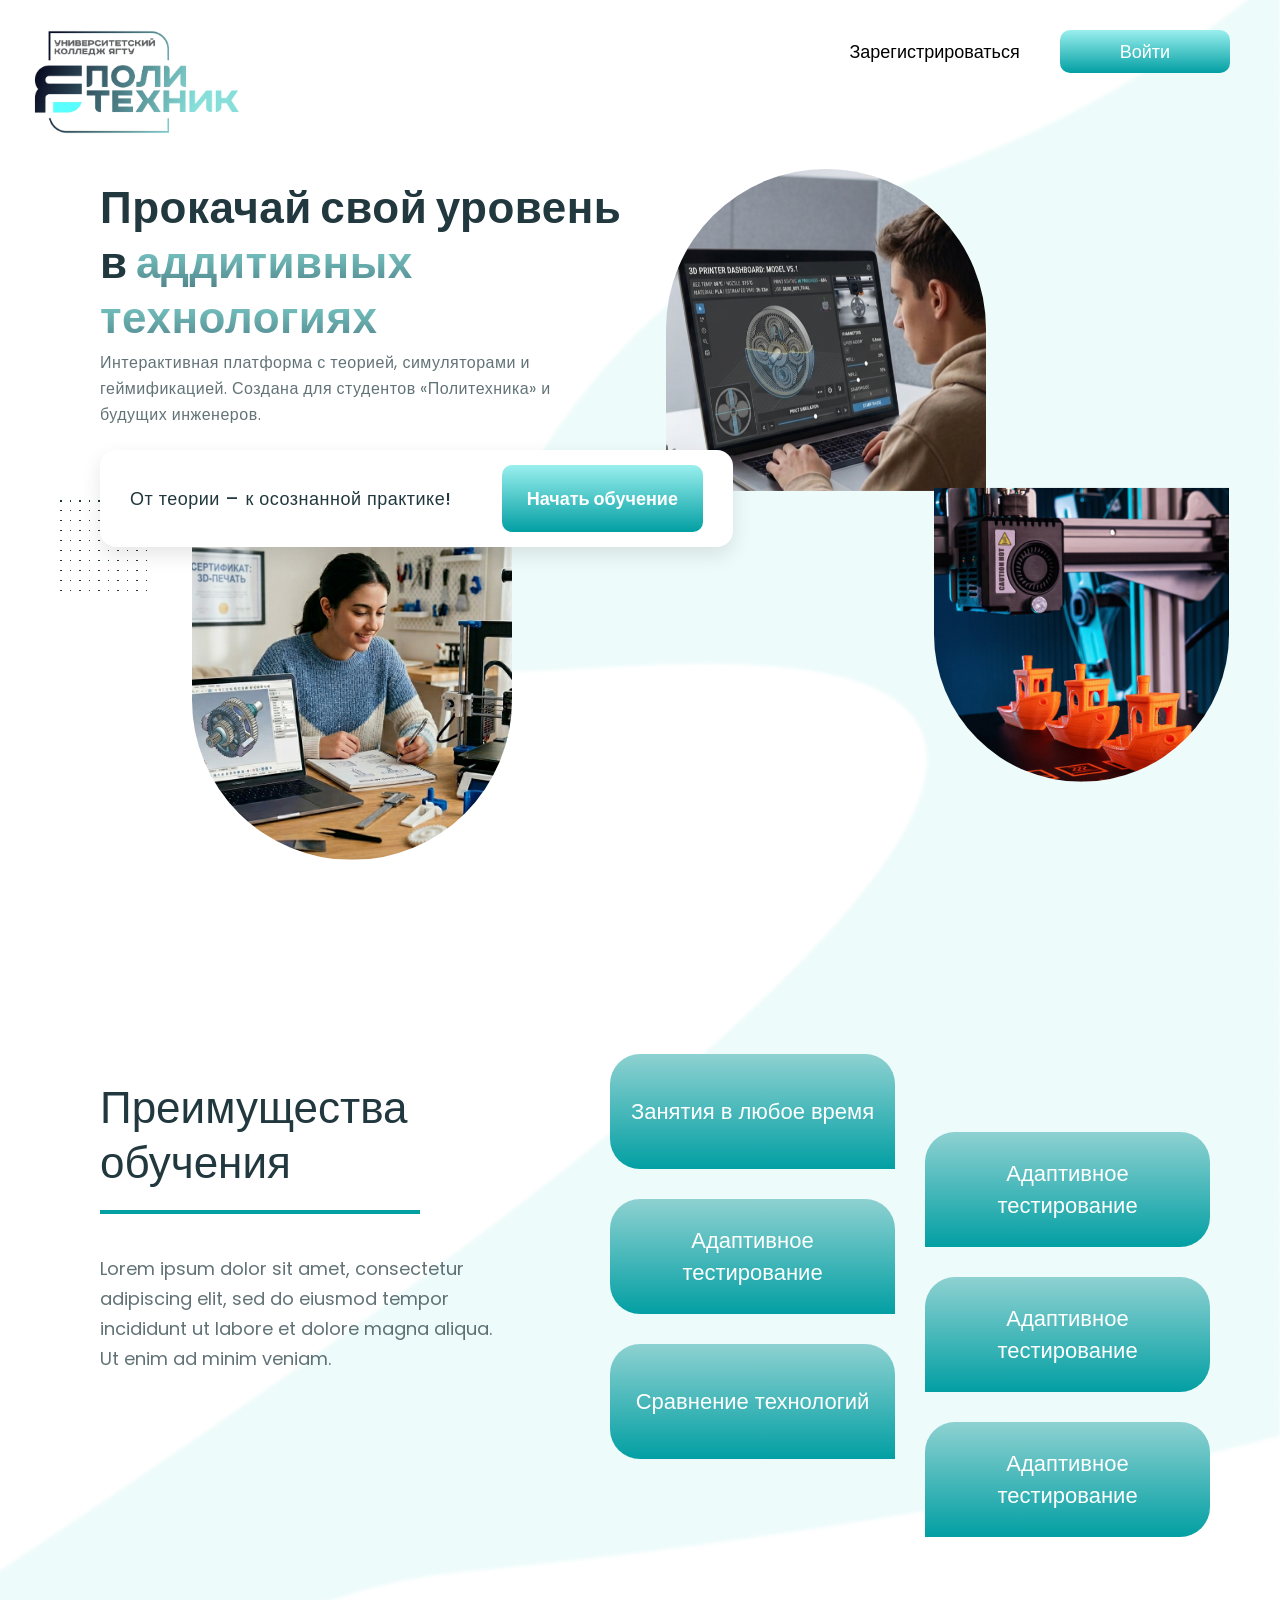
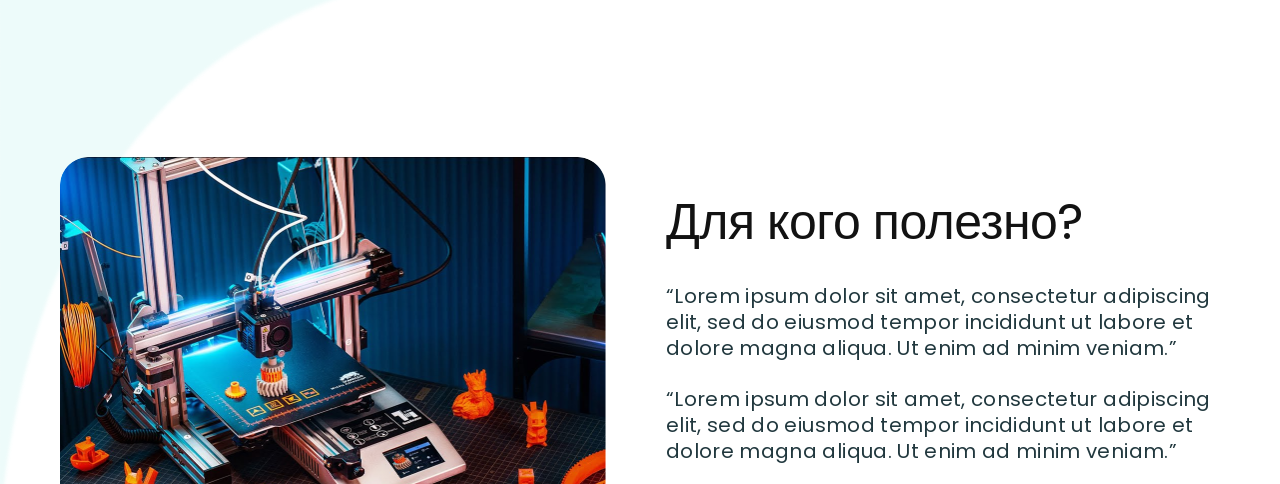
<file: Pages/index.html>
<!DOCTYPE html>
<html lang="ru">
<head>
    <meta charset="UTF-8">
    <meta name="viewport" content="width=device-width, initial-scale=1.0, user-scalable=no">
    <title>Главная | Аддитивные технологии</title>
    <link rel="stylesheet" href="index.css">
    <link href="https://fonts.googleapis.com/css2?family=Poppins:wght@400;500;600;700;800;900&display=swap" rel="stylesheet">
</head>
<body>
   <div class="page-container">
    
    <div class="logo">
        <img src="/Pages/img/logo.png" alt="Логотип">
    </div>
    
   <div class="auth-buttons">
        <a href="register.html" class="register-link">Зарегистрироваться</a>
        <a href="login.html" class="login-link">Войти</a>
    </div>

    <div class="auth-vector">
        <img src="/Pages/img/vector_index.png" alt="vector">
    </div>
    
    <div class="content">
        <div class="hero-title">
            Прокачай свой уровень <br>
            в <span class="gradient-text">аддитивных<br> технологиях</span>
        </div>
        
        <div class="hero-subtitle">
            Интерактивная платформа с теорией, симуляторами и геймификацией. Создана для студентов «Политехника» и будущих инженеров.
        </div>
        
        <div class="hero-card">
            <div class="hero-text">
                От теории – к осознанной практике!
            </div>
            <button class="start-btn">Начать обучение</button>
        </div>
    </div>

    <div class="images-block">
        <div class="image-1">
            <img src="/Pages/img/photo2.png" alt="3D печать 1">
        </div>
        <div class="image-2">
            <img src="/Pages/img/photo3.png" alt="3D печать 2">
        </div>
        <div class="image-3">
            <img src="/Pages/img/photo4.png" alt="3D печать 3">
        </div>
    </div>

    <!-- Блок преимуществ -->
    <div class="advantages-section">
        <h2 class="advantages-title">Преимущества<br>обучения</h2>
        <div class="title-line"></div>
        <div class="advantages-quote">
            <p>Lorem ipsum dolor sit amet, consectetur adipiscing elit, sed do eiusmod tempor incididunt ut labore et dolore magna aliqua. Ut enim ad minim veniam.</p>
        </div>
    </div>

    <!-- Элементы в шахматном порядке -->
    <div class="chess-block">
        <div class="chess-column-left">
            <div class="chess-left">
                <span>Занятия в любое время</span>
            </div>
            <div class="chess-left">
                <span>Адаптивное тестирование</span>
            </div>
            <div class="chess-left">
                <span>Сравнение технологий</span>
            </div>
        </div>
        
        <div class="chess-column-right">
            <div class="chess-right">
                <span>Адаптивное тестирование</span>
            </div>
            <div class="chess-right">
                <span>Адаптивное тестирование</span>
            </div>
            <div class="chess-right">
                <span>Адаптивное тестирование</span>
            </div>
        </div>
    </div>
    <!-- Блок "Для кого полезно?" -->
    <div class="useful-section">
        <div class="useful-image">
            <img src="/Pages/img/photo5.png" alt="Для кого полезно">
        </div>
        <div class="useful-content">
            <h2 class="useful-title">Для кого полезно?</h2>
            <div class="useful-text">
                <p>“Lorem ipsum dolor sit amet, consectetur adipiscing elit, sed do eiusmod tempor incididunt ut labore et dolore magna aliqua. Ut enim ad minim veniam.”</p>
                <p class="useful-text-second">“Lorem ipsum dolor sit amet, consectetur adipiscing elit, sed do eiusmod tempor incididunt ut labore et dolore magna aliqua. Ut enim ad minim veniam.”</p>
            </div>
        </div>
    </div>
    <!-- Блок сферы применения -->
    <div class="applications-section">
        <h2 class="applications-title">Сферы применения</h2>
        <div class="applications-grid">
            <div class="app-row">
                <button class="app-btn">Группа 1</button>
                <button class="app-btn">Группа 2</button>
                <button class="app-btn">Группа 3</button>
            </div>
            <div class="app-row">
                <button class="app-btn">Группа 4</button>
                <button class="app-btn">Группа 5</button>
            </div>
        </div>
    </div>
<!-- Блок программы обучения с курсами -->
<div class="program-courses-wrapper">
    <div class="bg-vector">
        <img src="/Pages/img/vector_index2.png" alt="фон">
    </div>
    
    <!-- Левая часть: Программа обучения -->
    <div class="program-left">
        <h2 class="program-title">Программа<br>обучения</h2>
        <div class="program-line"></div>
        <div class="program-quote">
            <p>“Lorem ipsum dolor sit amet, consectetur adipiscing elit, sed do eiusmod tempor incididunt ut labore et dolore magna aliqua. Ut enim ad minim veniam.”</p>
        </div>
    </div>
    
    <!-- Правая часть: Курсы -->
    <div class="courses-right">
        <div class="course-card">
            <div class="course-left">
                <span class="course-number">01</span>
                <div class="course-info">
                    <h3 class="course-title">Введение в аддитивные технологии</h3>
                    <span class="course-lessons">4 урока, 8 тестов</span>
                </div>
            </div>
            <div class="course-right">
                <button class="course-expand">+</button>
            </div>
        </div>
        <div class="course-line"></div>
        
        <div class="course-card">
            <div class="course-left">
                <span class="course-number">02</span>
                <div class="course-info">
                    <h3 class="course-title">Основы 3D-моделирования</h3>
                    <span class="course-lessons">6 уроков, 12 тестов</span>
                </div>
            </div>
            <div class="course-right">
                <button class="course-expand">+</button>
            </div>
        </div>
        <div class="course-line"></div>
        
        <div class="course-card">
            <div class="course-left">
                <span class="course-number">03</span>
                <div class="course-info">
                    <h3 class="course-title">Материалы и технологии печати</h3>
                    <span class="course-lessons">5 уроков, 10 тестов</span>
                </div>
            </div>
            <div class="course-right">
                <button class="course-expand">+</button>
            </div>
        </div>
        <div class="course-line"></div>
        
        <div class="course-card">
            <div class="course-left">
                <span class="course-number">04</span>
                <div class="course-info">
                    <h3 class="course-title">Постобработка и финиширование</h3>
                    <span class="course-lessons">4 урока, 8 тестов</span>
                </div>
            </div>
            <div class="course-right">
                <button class="course-expand">+</button>
            </div>
        </div>
        <div class="course-line"></div>
    </div>
</div>

</div>

    <script>
        function createDotOrnament() {
            const ornament = document.createElement('div');
            ornament.className = 'dot-ornament';
            
            // Создаем 100 точек (10x10)
            for (let i = 0; i < 100; i++) {
                const dot = document.createElement('div');
                dot.className = 'dot';
                ornament.appendChild(dot);
            }
            
            // Вставляем после hero-card
            const heroCard = document.querySelector('.hero-card');
            heroCard.insertAdjacentElement('afterend', ornament);
        }
        
        createDotOrnament();
    </script>

    <script>
        // Функция для создания раскрывающихся блоков
        function initCourseAccordion() {
            const expandButtons = document.querySelectorAll('.course-expand');
            
            // Для каждого курса добавляем раскрывающийся блок один раз
            expandButtons.forEach((button, index) => {
                const courseCard = button.closest('.course-card');
                
                // Создаем блок с раскрывающимся контентом один раз
                const expandableContent = document.createElement('div');
                expandableContent.className = 'course-expandable-content';
                expandableContent.innerHTML = `
                    <div class="expandable-inner">
                        <h4>Содержание курса:</h4>
                        <ul>
                            <li>Введение в тему</li>
                            <li>Основные понятия и термины</li>
                            <li>Практические задания</li>
                            <li>Итоговое тестирование</li>
                        </ul>
                        <p>После завершения курса вы получите сертификат.</p>
                    </div>
                `;
                
                // Вставляем блок после course-card
                courseCard.insertAdjacentElement('afterend', expandableContent);
                
                // Скрываем блок по умолчанию
                expandableContent.style.display = 'none';
                
                // Добавляем обработчик клика
                button.addEventListener('click', function() {
                    // Проверяем текущее состояние блока
                    const isVisible = expandableContent.style.display === 'block';
                    
                    if (isVisible) {
                        // Скрываем блок
                        expandableContent.style.display = 'none';
                        // Возвращаем кнопку в исходное положение
                        this.style.transform = 'rotate(0deg)';
                    } else {
                        // Показываем блок
                        expandableContent.style.display = 'block';
                        // Поворачиваем кнопку на 45 градусов
                        this.style.transform = 'rotate(45deg)';
                    }
                });
            });
        }
        
        // Запускаем функцию после загрузки страницы
        document.addEventListener('DOMContentLoaded', initCourseAccordion);
    </script>

<script>
    function initMobileLayout() {
        if (window.innerWidth <= 480 && window.innerHeight <= 700) {
            const content = document.querySelector('.content');
            if (content && !document.querySelector('.mobile-hero')) {
                // Получаем элементы
                const heroTitle = document.querySelector('.hero-title');
                const heroCard = document.querySelector('.hero-card');
                const image1 = document.querySelector('.image-1');
                
                if (heroTitle && heroCard && image1) {
                    // Создаём контейнер для картинки и заголовка
                    const mobileHero = document.createElement('div');
                    mobileHero.className = 'mobile-hero';
                    
                    const imageBlock = document.createElement('div');
                    imageBlock.className = 'mobile-hero-image';
                    const imgClone = image1.querySelector('img').cloneNode(true);
                    imageBlock.appendChild(imgClone);
                    
                    const titleClone = heroTitle.cloneNode(true);
                    
                    mobileHero.appendChild(imageBlock);
                    mobileHero.appendChild(titleClone);
                    
                    heroTitle.style.display = 'none';
                    image1.style.display = 'none';
                    
                    content.insertBefore(mobileHero, heroCard);
                }
            }
        }
    }
    
    document.addEventListener('DOMContentLoaded', initMobileLayout);
</script>
</body>
</html>
</file>
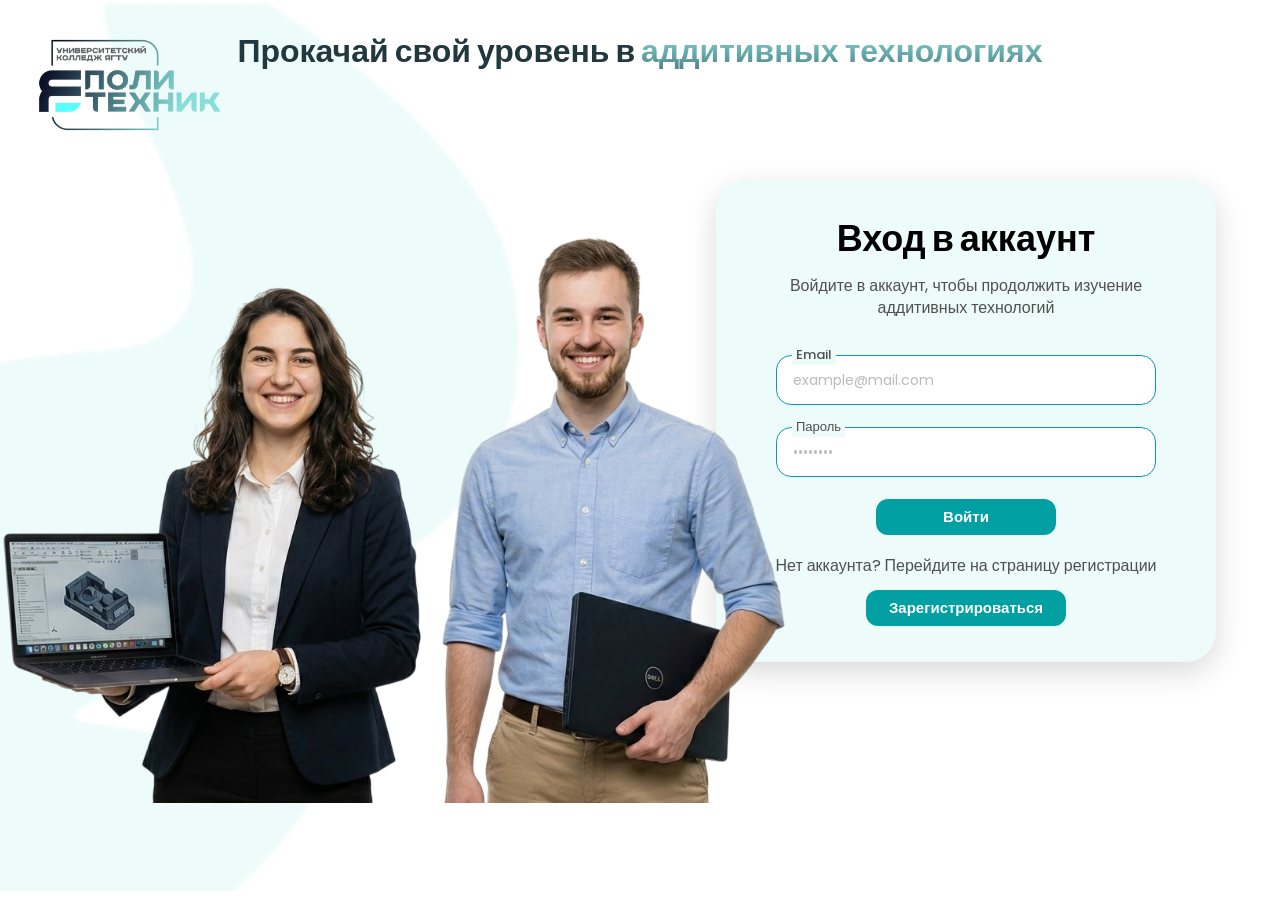
<file: Pages/login.html>
<!DOCTYPE html>
<html lang="ru">
<head>
    <meta charset="UTF-8">
    <meta name="viewport" content="width=device-width, initial-scale=1.0, user-scalable=no">
    <title>Вход | Аддитивные технологии</title>
    <link rel="stylesheet" href="login.css">
    <link href="https://fonts.googleapis.com/css2?family=Poppins:wght@400;500;600;700;800;900&display=swap" rel="stylesheet">
</head>
<body>
    <div class="page-container">
        
        <div class="vector-bg"><img src="/Pages/img/Vector1.png"></div>
        <div class="logo">
            <img src="/Pages/img/logo.png" alt="Логотип">
        </div>
        
        <div class="hero-text">
            Прокачай свой уровень в <span class="gradient-text">аддитивных технологиях</span>
        </div>
        
        <div class="main-image">
            <img src="/Pages/img/photo1.png" alt="3D печать">
        </div>
    
        <div class="login-card">
            <h1 class="login-title">Вход в аккаунт</h1>
            <p class="login-subtitle">Войдите в аккаунт, чтобы продолжить изучение аддитивных технологий</p>
            
            <div class="input-field">
                <label for="email">Email</label>
                <input type="email" id="email" name="email" placeholder="example@mail.com" autocomplete="email">
            </div>
            
            <div class="input-field">
                <label for="password">Пароль</label>
                <input type="password" id="password" name="password" placeholder="••••••••" autocomplete="current-password">
            </div>
            
            <button class="login-btn" id="loginBtn">Войти</button>
            
            <p class="register-prompt">Нет аккаунта? Перейдите на страницу регистрации</p>
            
            <button class="register-btn" id="registerBtn">Зарегистрироваться</button>
        </div>
    
    </div>
</body>
</html>
</file>
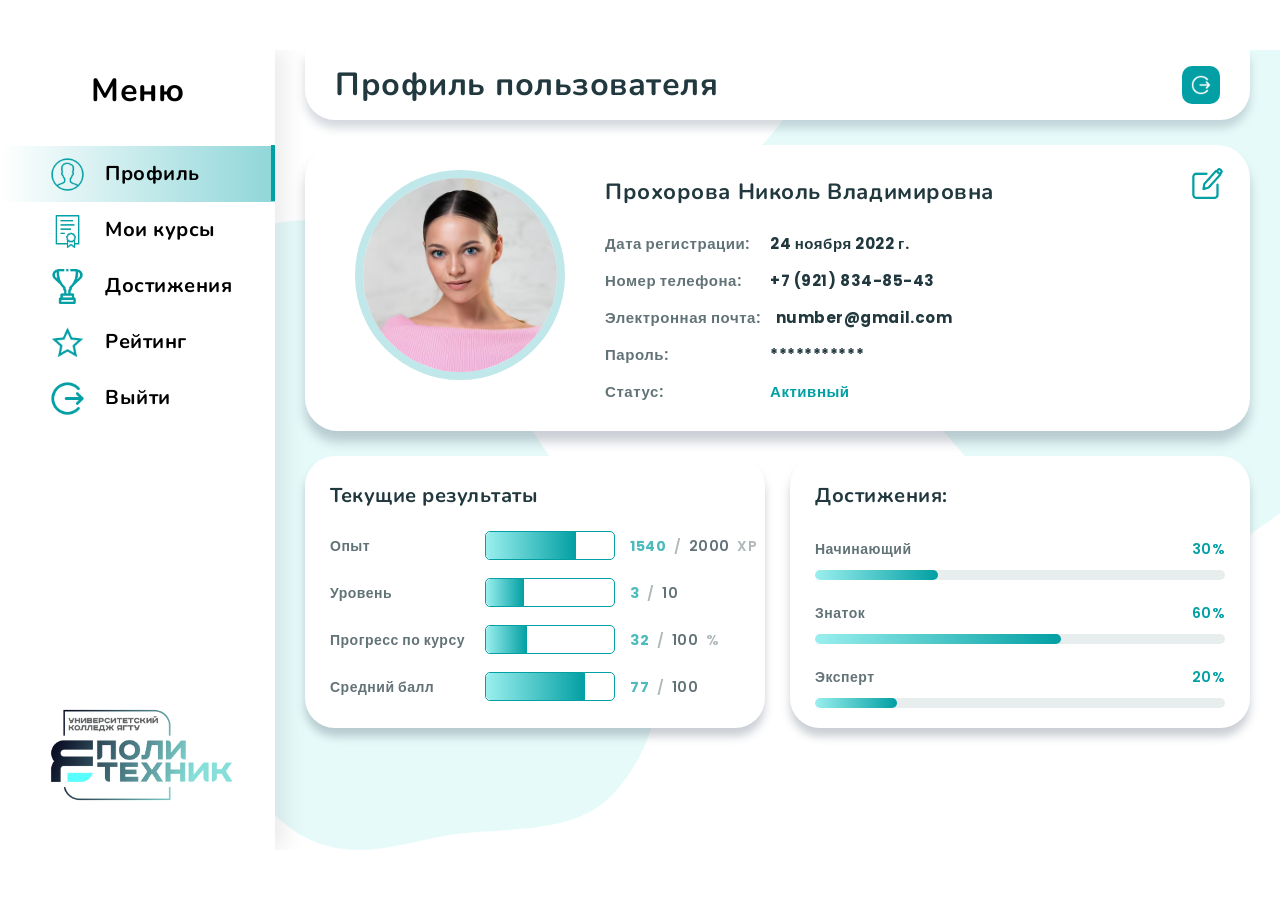
<file: Pages/profile.html>
<!DOCTYPE html>
<html lang="ru">
<head>
    <meta charset="UTF-8">
    <meta name="viewport" content="width=device-width, initial-scale=1.0, user-scalable=no">
    <title>Профиль | Аддитивные технологии</title>
    <link rel="stylesheet" href="profile.css">
    <link href="https://fonts.googleapis.com/css2?family=Poppins:wght@400;500;600;700;800;900&display=swap" rel="stylesheet">
    <link href="https://fonts.googleapis.com/css2?family=Nunito:wght@400;500;600;700;800&display=swap" rel="stylesheet">
</head>
<body>
    <div class="page-container">
        <!-- Фоновые векторы (только они с absolute) -->
        <div class="vector-bg vector-1">
            <img src="/Pages/img/vector-bg-1.png" alt="фон">
        </div>
        <div class="vector-bg vector-2">
            <img src="/Pages/img/vector-bg-2.png" alt="фон">
        </div>
        
        <!-- Боковое меню -->
        <aside class="sidebar">
            <div class="sidebar-active"></div>
            <div class="sidebar-header">
                <h2 class="menu-title">Меню</h2>
            </div>
            <nav class="sidebar-nav">
                <div class="nav-item active">
                    <img src="/Pages/img/icon/profile-icon.png" alt="Профиль" class="nav-icon">
                    <span>Профиль</span>
                </div>
                <div class="nav-item">
                    <img src="/Pages/img/icon/courses-icon.png" alt="Мои курсы" class="nav-icon">
                    <span>Мои курсы</span>
                </div>
                <div class="nav-item">
                    <img src="/Pages/img/icon/achievements-icon.png" alt="Достижения" class="nav-icon">
                    <span>Достижения</span>
                </div>
                <div class="nav-item">
                    <img src="/Pages/img/icon/rating-icon.png" alt="Рейтинг" class="nav-icon">
                    <span>Рейтинг</span>
                </div>
                <div class="nav-item">
                    <img src="/Pages/img/icon/logout-icon.png" alt="Выйти" class="nav-icon">
                    <span>Выйти</span>
                </div>
            </nav>
            <div class="sidebar-footer">
                <img src="/Pages/img/logo.png" alt="Логотип" class="footer-logo">
            </div>
        </aside>
        
        <!-- Основной контент -->
        <main class="main-content">
            <!-- Верхняя панель -->
            <div class="top-bar">
                <h1 class="page-title">Профиль пользователя</h1>
                <div class="notification-btn">
                    <img src="/Pages/img/icon/logout-icon2.png" alt="">
                </div>
            </div>
            
            <!-- Карточка профиля -->
            <div class="profile-card">
                <button class="edit-profile-btn">
                    <img src="/Pages/img/icon/edit-icon.png" alt="Редактировать профиль">
                </button>
                <div class="profile-avatar">
                    <img src="/Pages/img/photo_profile.png" alt="Аватар">
                </div>
                <div class="profile-info">
                    <h3 class="profile-name">Прохорова Николь Владимировна</h3>
                    
                    <div class="profile-details">
                        <div class="detail-row">
                            <span class="detail-label">Дата регистрации:</span>
                            <span class="detail-value">24 ноября 2022 г.</span>
                        </div>
                        <div class="detail-row">
                            <span class="detail-label">Номер телефона:</span>
                            <span class="detail-value">+7 (921) 834-85-43</span>
                        </div>
                        <div class="detail-row">
                            <span class="detail-label">Электронная почта:</span>
                            <span class="detail-value">number@gmail.com</span>
                        </div>
                        <div class="detail-row">
                            <span class="detail-label">Пароль:</span>
                            <span class="detail-value">***********</span>
                        </div>
                        <div class="detail-row">
                            <span class="detail-label">Статус:</span>
                            <span class="detail-value status-active">Активный</span>
                        </div>
                    </div>
                </div>
            </div>
            
            <!-- Нижние карточки -->
<div class="stats-row">
    <!-- Текущие результаты (слева) -->
    <div class="current-results-card">
        <h3 class="results-title">Текущие результаты</h3>
        
        <div class="results-list">
            <!-- Результат 1: Опыт -->
            <div class="result-item">
                <div class="result-label">Опыт</div>
                <div class="result-progress">
                    <div class="progress-bar-fill" style="width: 70%;"></div>
                </div>
                <div class="result-percent">
                    <span class="current-value" data-current="1540">1540</span>
                    <span class="separator">/</span>
                    <span class="max-value" data-max="2000">2000</span>
                    <span class="unit">XP</span>
                </div>
            </div>
            
            <!-- Результат 2: Уровень -->
            <div class="result-item">
                <div class="result-label">Уровень</div>
                <div class="result-progress">
                    <div class="progress-bar-fill" style="width: 30%;"></div>
                </div>
                <div class="result-percent">
                    <span class="current-value" data-current="3">3</span>
                    <span class="separator">/</span>
                    <span class="max-value" data-max="10">10</span>
                </div>
            </div>
            
            <!-- Результат 3: Прогресс по курсу -->
            <div class="result-item">
                <div class="result-label">Прогресс по курсу</div>
                <div class="result-progress">
                    <div class="progress-bar-fill" style="width: 32%;"></div>
                </div>
                <div class="result-percent">
                    <span class="current-value" data-current="32">32</span>
                    <span class="separator">/</span>
                    <span class="max-value" data-max="100">100</span>
                    <span class="unit">%</span>
                </div>
            </div>
            
            <!-- Результат 4: Средний балл -->
            <div class="result-item">
                <div class="result-label">Средний балл</div>
                <div class="result-progress">
                    <div class="progress-bar-fill" style="width: 77%;"></div>
                </div>
                <div class="result-percent">
                    <span class="current-value" data-current="77">77</span>
                    <span class="separator">/</span>
                    <span class="max-value" data-max="100">100</span>
                </div>
            </div>
        </div>
    </div>

    <!-- Достижения (справа) - теперь ОТДЕЛЬНЫЙ блок -->
    <div class="achievements-card">
        <h4 class="achievements-title">Достижения:</h4>
        <div class="achievements-list">
            <div class="achievement-item">
                <div class="achievement-info">
                    <span class="achievement-name">Начинающий</span>
                    <span class="achievement-value">30%</span>
                </div>
                <div class="achievement-progress">
                    <div class="progress-bar" style="width: 30%"></div>
                </div>
            </div>
            <div class="achievement-item">
                <div class="achievement-info">
                    <span class="achievement-name">Знаток</span>
                    <span class="achievement-value">60%</span>
                </div>
                <div class="achievement-progress">
                    <div class="progress-bar" style="width: 60%"></div>
                </div>
            </div>
            <div class="achievement-item">
                <div class="achievement-info">
                    <span class="achievement-name">Эксперт</span>
                    <span class="achievement-value">20%</span>
                </div>
                <div class="achievement-progress">
                    <div class="progress-bar" style="width: 20%"></div>
                </div>
            </div>
        </div>
    </div>
</div>
        </main>
    </div>
</body>
</html>
</file>
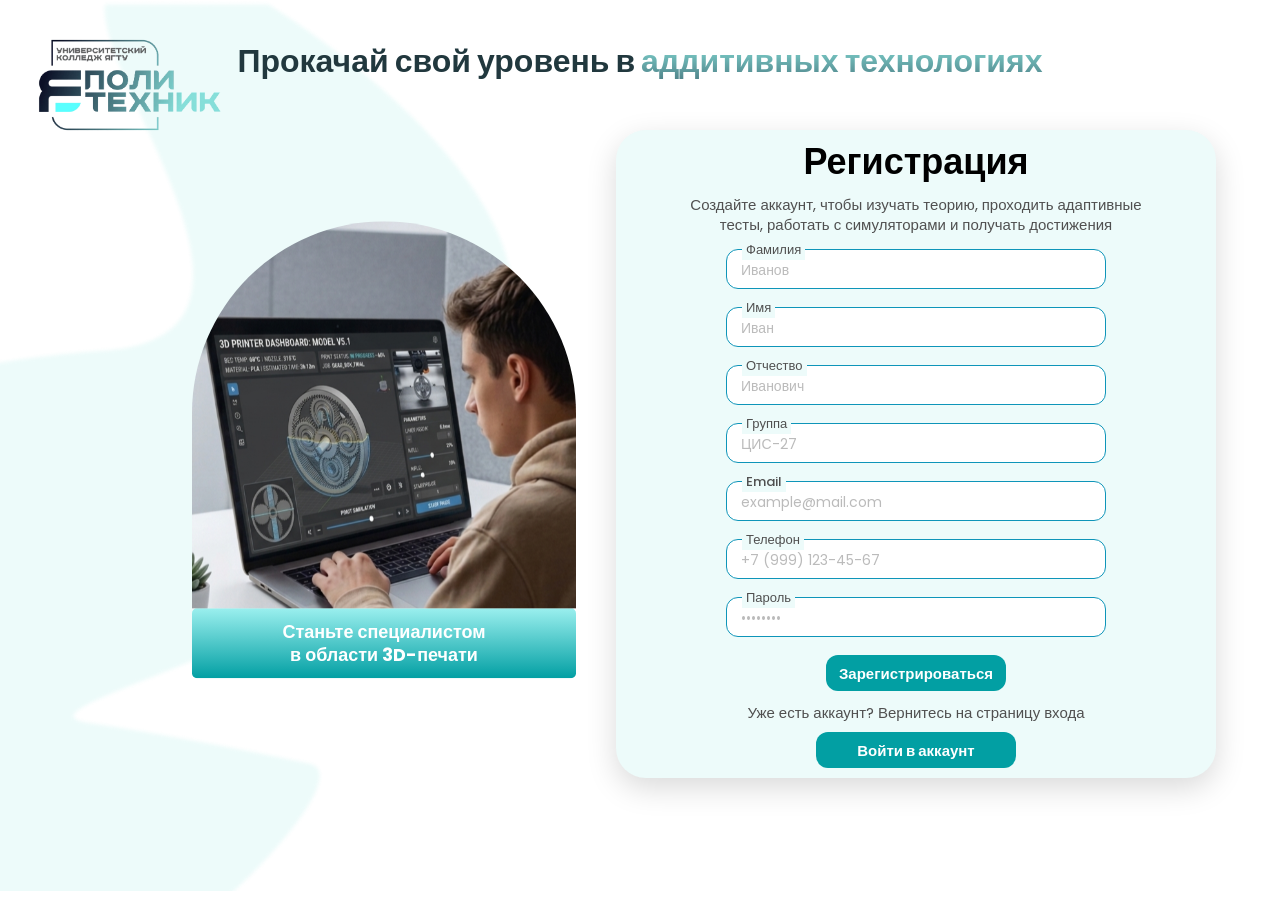
<file: Pages/register.html>
<!DOCTYPE html>
<html lang="ru">
<head>
    <meta charset="UTF-8">
    <meta name="viewport" content="width=device-width, initial-scale=1.0, user-scalable=no">
    <title>Регистрация | Аддитивные технологии</title>
    <link rel="stylesheet" href="register.css">
    <link href="https://fonts.googleapis.com/css2?family=Poppins:wght@400;500;600;700;800;900&display=swap" rel="stylesheet">
</head>
<body>
    <div class="page-container">
        
        <div class="vector-bg"><img src="/Pages/img/Vector1.png"></div>
        <div class="logo">
            <img src="/Pages/img/logo.png" alt="Логотип">
        </div>
        
        <div class="hero-text">
            Прокачай свой уровень в <span class="gradient-text">аддитивных технологиях</span>
        </div>
        
       <div class="main-image">
            <img src="/Pages/img/photo2.png" alt="3D печать">
            <div class="image-caption">
                <span>Станьте специалистом <br>в области 3D-печати</span>
            </div>
        </div>
    
        <div class="register-card">
            <h1 class="register-title">Регистрация</h1>
            <p class="register-subtitle">Создайте аккаунт, чтобы изучать теорию, проходить адаптивные тесты, работать с симуляторами и получать достижения</p>
            
            <div class="input-field">
                <label for="surname">Фамилия</label>
                <input type="text" id="surname" name="surname" placeholder="Иванов" autocomplete="family-name">
            </div>
            
            <div class="input-field">
                <label for="name">Имя</label>
                <input type="text" id="name" name="name" placeholder="Иван" autocomplete="given-name">
            </div>
            
            <div class="input-field">
                <label for="patronymic">Отчество</label>
                <input type="text" id="patronymic" name="patronymic" placeholder="Иванович" autocomplete="additional-name">
            </div>
            
            <div class="input-field">
                <label for="group">Группа</label>
                <input type="text" id="group" name="group" placeholder="ЦИС-27" autocomplete="off">
            </div>
            
            <div class="input-field">
                <label for="email">Email</label>
                <input type="email" id="email" name="email" placeholder="example@mail.com" autocomplete="email">
            </div>
            
            <div class="input-field">
                <label for="phone">Телефон</label>
                <input type="tel" id="phone" name="phone" placeholder="+7 (999) 123-45-67" autocomplete="tel">
            </div>
            
            <div class="input-field">
                <label for="password">Пароль</label>
                <input type="password" id="password" name="password" placeholder="••••••••" autocomplete="new-password">
            </div>
            
            <button class="register-btn-main" id="registerBtn">Зарегистрироваться</button>
            
            <p class="login-prompt">Уже есть аккаунт? Вернитесь на страницу входа</p>
            
            <button class="login-btn" id="loginBtn">Войти в аккаунт</button>
        </div>
    
    </div>
</body>
</html>
</file>
<file: Pages/index.css>
* {
    margin: 0;
    padding: 0;
    box-sizing: border-box;
}

body {
    font-family: 'Poppins', sans-serif;
    background: #FFFFFF;
    min-height: 100vh;
    display: flex;
    justify-content: center;
    align-items: center;
}

.page-container {
    position: relative;
    width: 100%;
    max-width: 1440px;
    min-height: 100vh;
    background: #FFFFFF;
    margin: 0 auto;
    overflow-x: hidden;
}

.vector-bg {
    position: absolute;
    width: 1458px;
    height: 2263px;
    left: -4px;
    top: 100px;
    filter: blur(2px);
    opacity: 0.3;
    pointer-events: none;
    z-index: 0;
}

.logo {
    position: absolute;
    width: 225px;
    height: auto;
    left: 20px;
    top: 20px;
    z-index: 100;
}

.logo img {
    width: 100%;
    height: auto;
    object-fit: contain;
}

.auth-buttons {
    position: absolute;
    right: 50px;
    top: 30px;
    display: flex;
    gap: 30px;
    z-index: 100;
}

.register-link {
    font-family: 'Poppins', sans-serif;
    font-weight: 500;
    font-size: 18px;
    color: #000000;
    background: none;
    border: none;
    cursor: pointer;
    transition: all 0.2s ease;
    padding: 8px 10px;
    text-decoration: none;
}

.register-link:hover {
    transform: scale(1.05);
    opacity: 0.95;
}

.login-link {
    font-family: 'Poppins', sans-serif;
    font-weight: 500;
    font-size: 18px;
    color: #FFFFFF;
    background: linear-gradient(180deg, #9AEFEE 0%, #029FA3 100%);
    border: none;
    border-radius: 10px;
    padding: 8px 60px;
    cursor: pointer;
    transition: all 0.2s ease;
    text-decoration: none;
}

.login-link:hover {
    transform: scale(1.1);
    opacity: 0.95;
}

/* Векторное изображение */
.auth-vector {
    position: absolute;
    pointer-events: none;
    width: 100%;
    top: -30px;
}

.auth-vector img {
    width: 100%;
    height: 100%;
    object-fit: contain;
}

.hero-title {
    position: absolute;
    width: 600px;
    left: 100px;
    top: 180px;
    font-family: 'Poppins', sans-serif;
    font-weight: 800;
    font-size: 44px;
    line-height: 55px;
    letter-spacing: 0.5px;
    color: #21383E;
    z-index: 10;
    max-width: 600px; 
}

.gradient-text {
    background: linear-gradient(180deg, #86E0D9 0%, #4D7E85 100%);
    -webkit-background-clip: text;
    background-clip: text;
    color: transparent;
    display: inline; 
}
.hero-subtitle {
    position: absolute;
    width: 500px;
    left: 100px;
    top: 350px;
    font-family: 'Poppins', sans-serif;
    font-weight: 400;
    font-size: 16px;
    line-height: 26px;
    letter-spacing: 0.5px;
    color: #21383E;
    opacity: 0.7;
    z-index: 10;
}
.hero-card {
    position: absolute;
    left: 100px;
    top: 450px;
    background: #FFFFFF;
    border-radius: 16px;
    padding: 15px 30px;
    box-shadow: 0 8px 20px rgba(0, 0, 0, 0.1);
    z-index: 10;
    display: flex;
    flex-direction: row;
    align-items: center;
    gap: 50px;
}

.hero-text {
    font-family: 'Poppins', sans-serif;
    font-weight: 500;
    font-size: 18px;
    line-height: 26px;
    letter-spacing: 0.5px;
    color: #21383E;
    white-space: nowrap;
}

.start-btn {
    background: linear-gradient(180deg, #9AEFEE 0%, #029FA3 100%);
    border: none;
    border-radius: 10px;
    padding: 20px 25px;
    font-family: 'Poppins', sans-serif;
    font-weight: 700;
    font-size: 18px;
    color: #FFFFFF;
    cursor: pointer;
    transition: all 0.2s ease;
    white-space: nowrap;
}

.start-btn:hover {
    transform: scale(1.1);
    opacity: 0.95;
}
.dot-ornament {
    position: absolute;
    width: 81.5px;
    height: 91.5px;
    left: 60px;
    top: 500px;
    display: grid;
    grid-template-columns: repeat(10, 1.5px);
    gap: 8px;
    z-index: 9;
}

.dot {
    width: 1.5px;
    height: 1.5px;
    background: #21383E;
}
.image-1 {
    position: absolute;
    width: 25%;
    max-width: 450px;
    left: 52%;
    top: 330px;
    transform: translateY(-50%);
    pointer-events: none;
    z-index: 0;
    border-radius: 300px 300px 0 0;
    overflow: hidden;
}

.image-1 img {
    width: 100%;
    height: auto;
    object-fit: contain;
    display: block;
}
.image-2 {
   position: absolute;
    width: 25%;
    max-width: 450px;
    left: 15%;
    top: 700px;
    transform: translateY(-50%);
    pointer-events: none;
    z-index: 0;
    border-radius: 0 0 300px 300px;
    overflow: hidden;
}

.image-2 img {
    width: 100%;
    height: auto;
    object-fit: contain;
    display: block;
}
.image-3 {
    position: absolute;
    width: 23%;
    max-width: 450px;
    left: 73%;
    top: 635px;
    transform: translateY(-50%);
    pointer-events: none;
    z-index: 0;
    border-radius: 0 0 300px 300px;
    overflow: hidden;
}

.image-3 img {
    width: 100%;
    height: auto;
    object-fit: contain;
    display: block;
}
/* ========== БЛОК ПРЕИМУЩЕСТВ ========== */
.advantages-section {
    position: relative;
    width: 100%;
    max-width: 1440px;
    margin: 0 auto;
    top: 1000px;
    padding: 80px 100px;
    z-index: 10;
}

.advantages-title {
    font-family: 'Poppins', sans-serif;
    font-weight: 500;
    font-size: 44px;
    line-height: 55px;
    color: #21383E;
    margin-bottom: 20px;
}

.title-line {
    width: 320px;
    height: 4px;
    background: #029FA3;
    margin-bottom: 40px;
}

.advantages-quote {
    max-width: 500px;
}

.advantages-quote p {
    font-family: 'Poppins', sans-serif;
    font-weight: 400;
    font-size: 18px;
    line-height: 30px;
    width: 400px;
    color: #21383E;
    opacity: 0.7;
    margin: 0;
}
/* ========== ШАХМАТНЫЙ ПОРЯДОК ========== */
.chess-block {
    position: relative;
    width: 600px;
    margin-left: auto;
    margin-right: 0;
    display: flex;
    gap: 30px;
    top: 600px;
    right: 70px;
}

.chess-column-left {
    display: flex;
    flex-direction: column;
    gap: 30px;
    width: 316px;
}

.chess-column-right {
    display: flex;
    flex-direction: column;
    gap: 30px;
    width: 316px;
    margin-top: 78px;
    margin-bottom: 20px;
}

.chess-left {
    background: linear-gradient(180deg, #8ED1D1 0%, #029FA3 100%);
    border-radius: 30px 30px 0 30px;
    display: flex;
    align-items: center;
    justify-content: center;
    text-align: center;
    padding: 20px;
    height: 115px;
}

.chess-right {
    background: linear-gradient(180deg, #8ED1D1 0%, #029FA3 100%);
    border-radius: 30px 30px 30px 0;
    display: flex;
    align-items: center;
    justify-content: center;
    text-align: center;
    padding: 20px;
    height: 115px;
}

.chess-left span,
.chess-right span {
    font-family: 'Poppins', sans-serif;
    font-weight: 500;
    font-size: 22px;
    line-height: 32px;
    color: #FFFFFF;
}/* ========== ДЛЯ КОГО ПОЛЕЗНО? ========== */
.useful-section {
    position: relative;
    width: 100%;
    max-width: 1280px;
    display: flex;
    align-items: center;
    justify-content: space-between;
    gap: 60px;
    padding: 0 60px;
    z-index: 10;
    top: 800px;
}

.useful-image {
    flex-shrink: 0;
    width: 546px;
    height: 365px;
    border-radius: 28px;
    overflow: hidden;
}

.useful-image img {
    width: 100%;
    height: 100%;
    object-fit: cover;
}

.useful-content {
    flex: 1;
    max-width: 600px;
}

.useful-title {
    font-family: 'Poppins', sans-serif;
    font-weight: 400;
    font-size: 50px;
    line-height: 62px;
    letter-spacing: -0.5px;
    color: #121212;
    margin-bottom: 30px;
}

.useful-text p {
    font-family: 'Poppins', sans-serif;
    font-weight: 400;
    font-size: 20px;
    line-height: 26px;
    letter-spacing: 0.346px;
    color: #21383E;
    margin-bottom: 25px;
}

.useful-text-second {
    margin-top: 20px;
}
/* ========== СФЕРЫ ПРИМЕНЕНИЯ ========== */
.applications-section {
    position: relative;
    width: 100%;
    max-width: 1280px;
    top: 850px;
}

.applications-title {
    font-family: 'Poppins', sans-serif;
    font-weight: 500;
    font-size: 32px;
    line-height: 32px;
    text-align: center;
    margin-bottom: 20px;
}

.applications-grid {
    display: flex;
    flex-direction: column;
    align-items: center;
    gap: 20px;
}

.app-row {
    display: flex;
    justify-content: center;
    gap: 30px;
    flex-wrap: wrap;
}

.app-btn {
    width: 210px;
    height: 46px;
    background: linear-gradient(90deg, #6FB9B7 52%, #029FA3 100%);
    border: none;
    border-radius: 20px;
    font-family: 'Nunito', 'Poppins', sans-serif;
    font-weight: 700;
    font-size: 20px;
    line-height: 27px;
    text-align: center;
    color: #FFFFFF;
    cursor: pointer;
    transition: all 0.2s ease;
}

.app-btn:hover {
    transform: scale(1.05);
    opacity: 0.95;
}
/* ========== ПРОГРАММА ОБУЧЕНИЯ С КУРСАМИ ========== */
.program-courses-wrapper {
    position: relative;
    width: 100%;
    max-width: 1280px;
    margin: 0 auto;
    display: flex;
    gap: 60px;
    padding: 0 60px;
    z-index: 10;
    top: 950px;
}

/* Левая часть */
.program-left {
    flex-shrink: 0;
    max-width: 400px;
}

.program-title {
    font-family: 'Poppins', sans-serif;
    font-weight: 500;
    font-size: 44px;
    line-height: 55px;
    color: #21383E;
    margin-bottom: 20px;
}

.program-line {
    width: 320px;
    height: 4px;
    background: #029FA3;
    margin-bottom: 40px;
}

.program-quote {
    max-width: 400px;
}

.program-quote p {
    font-family: 'Poppins', sans-serif;
    font-weight: 400;
    font-size: 18px;
    line-height: 30px;
    color: #21383E;
    opacity: 0.7;
    margin: 0;
}

/* Правая часть - курсы */
.courses-right {
    flex: 1;
    max-width: 700px;
    margin-top: 170px;
}

.course-card {
    display: flex;
    align-items: center;
    justify-content: space-between;
    gap: 30px;
    padding-bottom: 20px;
    margin-bottom: 0px;
}

.course-card:last-child {
    margin-bottom: 0;
}

.course-left {
    display: flex;
    align-items: flex-start;
    gap: 20px;
    flex: 1;
}

.course-number {
    font-family: 'Poppins', sans-serif;
    font-weight: 900;
    font-size: 36px;
    line-height: 46px;
    letter-spacing: -0.5px;
    background: linear-gradient(0deg, #029FA3, #029FA3);
    -webkit-background-clip: text;
    background-clip: text;
    color: transparent;
    flex-shrink: 0;
    min-width: 60px;
}

.course-info {
    flex: 1;
}

.course-title {
    font-family: 'Poppins', sans-serif;
    font-weight: 500;
    font-size: 24px;
    line-height: 32px;
    color: #404852;
    margin: 0 0 8px 0;
}

.course-lessons {
    font-family: 'Poppins', sans-serif;
    font-weight: 400;
    font-size: 14px;
    line-height: 20px;
    color: #404852;
    opacity: 0.7;
}

.course-right {
    display: flex;
    align-items: center;
    justify-content: flex-end;
    flex-shrink: 0;
    width: 50px;
}

.course-expand {
    width: 30px;
    height: 30px;
    background: none;
    border: none;
    font-size: 50px;
    font-weight: 400;
    color: #029FA3;
    cursor: pointer;
    transition: all 0.2s ease;
    display: flex;
    align-items: center;
    justify-content: center;
    line-height: 1;
}

.course-expand:hover {
    transform: scale(1.1);
    opacity: 0.95;
}

.course-line {
    width: 100%;
    height: 2px;
    background: #029FA3;
    margin: 0 0 20px 0;
}

/* Векторное изображение на фоне */
.bg-vector {
    position: absolute;
    pointer-events: none;
    width: 100%;
    top: -820px;
    left: 0;
    z-index: 0;
}

.bg-vector img {
    width: 100%;
    height: auto;
}
/* ========== АДАПТАЦИЯ ТОЛЬКО ДЛЯ 375x667 ========== */
@media (max-width: 480px) and (max-height: 700px) {
    .page-container {
        padding: 0 15px;
        overflow-x: hidden;
    }

    .image-1, .image-2, .image-3, .auth-vector, .dot-ornament {
        display: none;
    }

    .logo {
        position: relative !important;
        width: 80px !important;
        left: auto !important;
        top: auto !important;
        margin: 10px 0 0 0;
    }

    .auth-buttons {
        position: relative !important;
        right: auto !important;
        top: auto !important;
        display: flex;
        justify-content: flex-end;
        gap: 6px;
        margin: -32px 0 10px 0;
    }

    .register-link {
        font-size: 12px;
        padding: 3px 6px;
    }

    .login-link {
        font-size: 12px;
        padding: 3px 12px;
    }

    .mobile-hero {
        display: flex;
        flex-direction: column;
        align-items: center;
        gap: 10px;
        margin: 5px 0 15px 0;
    }

    .mobile-hero-image {
        width: 100%;
        max-width: 180px;
        margin: 0 auto;
    }

    .mobile-hero-image img {
        width: 100%;
        height: auto;
        border-radius: 150px 150px 0 0;
        object-fit: cover;
        display: block;
    }
    .hero-title {
        position: relative !important;
        left: auto !important;
        top: auto !important;
        width: 100% !important;
        text-align: center !important;
        font-size: 18px !important;
        line-height: 24px !important;
        margin: 0 !important;
    }

    .hero-title br {
        display: none;
    }

    .hero-title .gradient-text {
        font-size: 18px;
    }

    .hero-subtitle {
        display: none;
    }

    .hero-card {
        position: relative !important;
        left: auto !important;
        top: auto !important;
        display: flex !important;
        flex-direction: row !important;
        align-items: center !important;
        justify-content: space-between !important;
        gap: 10px !important;
        padding: 10px 15px !important;
        margin: 15px 0 20px 0 !important;
        background: #FFFFFF;
        border-radius: 12px;
        box-shadow: 0 4px 12px rgba(0, 0, 0, 0.1);
    }

    .hero-text {
        font-size: 12px !important;
        white-space: normal !important;
        text-align: left;
        flex: 1;
    }

    .start-btn {
        padding: 8px 15px !important;
        font-size: 12px !important;
        white-space: nowrap;
        flex-shrink: 0;
        border-radius: 8px;
    }

    .advantages-section {
        position: relative !important;
        top: auto !important;
        padding: 15px 0;
        margin: 15px 0;
        text-align: center;
    }

    .advantages-title {
        font-size: 20px;
        line-height: 26px;
    }

    .title-line {
        width: 100px;
        margin: 0 auto 15px auto;
    }

    .advantages-quote p {
        width: 100%;
        font-size: 11px;
        line-height: 16px;
    }
    .chess-block {
        position: relative !important;
        width: 100% !important;
        top: auto !important;
        right: auto !important;
        flex-direction: row;
        gap: 8px;
        margin: 15px 0;
    }

    .chess-column-left, .chess-column-right {
        width: calc(50% - 4px);
        gap: 8px;
        margin: 0 !important;
    }

    .chess-left, .chess-right {
        height: auto;
        min-height: 55px;
        padding: 8px;
    }

    .chess-left span, .chess-right span {
        font-size: 11px;
        line-height: 14px;
    }

    .useful-section {
        position: relative !important;
        top: auto !important;
        flex-direction: column;
        gap: 12px;
        padding: 0;
        margin: 20px 0;
    }

    .useful-image {
        width: 100%;
        height: auto;
        border-radius: 16px;
    }

    .useful-title {
        font-size: 22px;
        line-height: 28px;
        text-align: center;
    }

    .useful-text p {
        font-size: 11px;
        line-height: 16px;
        text-align: center;
    }

    .applications-section {
        position: relative !important;
        top: auto !important;
        margin: 20px 0;
    }

    .applications-title {
        font-size: 18px;
        text-align: center;
    }

    .app-row {
        gap: 8px;
        justify-content: center;
    }

    .app-btn {
        width: calc(33.33% - 6px);
        min-width: 90px;
        max-width: none;
        height: 36px;
        font-size: 11px;
        border-radius: 12px;
    }

    .program-courses-wrapper {
        position: relative !important;
        top: auto !important;
        flex-direction: column;
        gap: 8px;
        padding: 0;
        margin: 15px 0;
    }

    .program-left {
        text-align: center;
        max-width: 100%;
        margin-bottom: 0;
    }

    .program-title {
        font-size: 22px;
        line-height: 28px;
        margin-bottom: 8px;
    }

    .program-line {
        width: 100px;
        margin: 0 auto 12px auto;
        height: 2px;
    }

    .program-quote {
        display: none;
    }

    .courses-right {
        margin-top: 0;
        max-width: 100%;
    }

    .course-card {
        display: flex;
        align-items: center;
        justify-content: space-between;
        gap: 10px;
        padding: 8px 0;
        margin: 0;
    }

    .course-number {
        font-size: 22px;
        font-weight: 900;
        min-width: 35px;
        line-height: 1;
    }

    .course-info {
        flex: 1;
    }

    .course-title {
        font-size: 14px;
        font-weight: 600;
        line-height: 18px;
        margin: 0 0 3px 0;
    }

    .course-lessons {
        font-size: 10px;
        line-height: 12px;
        opacity: 0.7;
    }

    .course-right {
        width: 30px;
    }

    .course-expand {
        width: 24px;
        height: 24px;
        font-size: 32px;
    }

    .course-line {
        height: 1px;
        margin: 0 0 6px 0;
        background: #029FA3;
        opacity: 0.4;
    }

    .bg-vector {
        display: none;
    }
}
</file>
<file: Pages/login.css>
* {
    margin: 0;
    padding: 0;
    box-sizing: border-box;
}

body {
    font-family: 'Poppins', sans-serif;
    background: #FFFFFF;
    min-height: 100vh;
    display: flex;
    justify-content: center;
    align-items: center;
}

.page-container {
    position: relative;
    width: 100%;
    max-width: 1280px;
    min-height: 100vh;
    background: #FFFFFF;
    margin: 0 auto;
    overflow: hidden;
}
.logo {
    position: absolute;
    width: clamp(200px, 11vw, 211px);
    height: auto;
    left: clamp(15px, 2vw, 40px);
    top: clamp(30px, 2vh, 20px);
    z-index: 200;
}

.logo img {
    width: 100%;
    height: auto;
    object-fit: contain;
}
.hero-text {
    position: absolute;
    width: 90%;
    max-width: 900px;
    left: 50%;
    transform: translateX(-50%);
    top: clamp(30px, 3vh, 35px);
    font-family: 'Poppins', sans-serif;
    font-weight: 800;
    font-size: clamp(20px, 2.5vw, 36px);
    line-height: 1.3;
    color: #21383E;
    text-align: center;
    z-index: 200;
    white-space: normal;
    word-break: keep-all;
}

.gradient-text {
    background: linear-gradient(180deg, #86E0D9 0%, #4D7E85 100%);
    -webkit-background-clip: text;
    background-clip: text;
    color: transparent;
    display: inline-block;
}

.main-image {
    position: absolute;
    width: 100%;
    max-width: 1200px;
    left: clamp(-150px, -5vw, -130px);
    top: clamp(200px, 15vh, 200px);
    pointer-events: none; /* изображение пропускает клики сквозь себя */
    z-index: 20; 
}

.main-image img {
    width: 92%;
    height: auto;
    object-fit: contain;
    display: block;
}

.vector-bg {
    position: absolute;
    left: clamp(-300px, 30vw, -130px);
    top: 0;
    pointer-events: none;
    width: 85%;
}

.vector-bg img {
    width: 60%;
    height: 60%;
}

.login-card {
    position: relative;
    width: min(90%, 600px);
    max-width: 500px;
    margin: 0 auto;
    margin-top: clamp(50px, 20vh, 200px);
    margin-right: clamp(20px, 5vw, 120px);
    margin-left: auto;
    background: #EDFBFA;
    border-radius: 30px;
    display: flex;
    flex-direction: column;
    align-items: center;
    padding: clamp(20px, 4vh, 40px) clamp(15px, 3vw, 30px);
    box-shadow: 0 10px 30px rgba(0, 0, 0, 0.15);
    z-index: 10;
}

.login-title {
    font-family: 'Poppins', sans-serif;
    font-weight: 900;
    font-size: clamp(24px, 3vw, 36px);
    line-height: 1.3;
    text-align: center;
    color: #000000;
    margin-bottom: 12px;
}

.login-subtitle {
    max-width: 400px;
    font-family: 'Poppins', sans-serif;
    font-weight: 400;
    font-size: clamp(13px, 1.5vw, 16px);
    line-height: 1.4;
    text-align: center;
    color: #505050;
    margin-bottom: 35px;
    padding: 0 10px;
}

.input-field {
    position: relative;
    width: 100%;
    max-width: 380px;
    margin-bottom: 22px;
}

.input-field label {
    position: absolute;
    left: 16px;
    top: -10px;
    font-family: 'Poppins', sans-serif;
    font-weight: 500;
    font-size: 13px;
    color: #505050;
    background: #EDFBFA;
    padding: 0 4px;
    z-index: 2;
    pointer-events: none;
}

.input-field input {
    width: 100%;
    height: clamp(45px, 6vh, 50px);
    background: #FFFFFF;
    border: 1.5px solid #0E95B9;
    border-radius: 15px;
    font-family: 'Poppins', sans-serif;
    font-weight: 400;
    font-size: clamp(13px, 1.5vw, 15px);
    color: #333333;
    padding: 0 16px;
    outline: none;
    transition: all 0.2s ease;
}

.input-field input:hover {
    border-color: #029FA3;
    background: #FFFFFF;
}

.input-field input:focus {
    border-color: #029FA3;
    box-shadow: 0 0 0 3px rgba(2, 159, 163, 0.15);
    background: #FFFFFF;
}

.input-field input::placeholder {
    color: #BBBBBB;
    font-size: clamp(12px, 1.2vw, 14px);
}

.login-btn {
    width: min(180px, 50%);
    height: clamp(35px, 4vh, 40px);
    background: #029FA3;
    border-radius: 12px;
    border: none;
    font-family: 'Poppins', sans-serif;
    font-weight: 700;
    font-size: clamp(13px, 1.5vw, 15px);
    color: #FFFFFF;
    cursor: pointer;
    transition: all 0.2s ease;
    margin-bottom: 18px;
}

.login-btn:hover {
    background: #028b8f;
    transform: scale(1.02);
}

.register-prompt {
    font-family: 'Poppins', sans-serif;
    font-weight: 400;
    font-size: clamp(12px, 1.5vw, 16px);
    text-align: center;
    color: #505050;
    margin-bottom: 12px;
}

.register-btn {
    width: min(200px, 55%);
    height: clamp(35px, 4vh, 40px);
    background: #029FA3;
    border-radius: 12px;
    border: none;
    font-family: 'Poppins', sans-serif;
    font-weight: 700;
    font-size: clamp(13px, 1.5vw, 15px);
    color: #FFFFFF;
    cursor: pointer;
    transition: all 0.2s ease;
}

.register-btn:hover {
    background: #028b8f;
    transform: scale(1.02);
}
/* ========== АДАПТАЦИЯ ДЛЯ 375px ========== */
@media (max-width: 480px) {
    body {
        min-height: 100vh;
        display: flex;
        align-items: flex-start;
        padding: 0;
    }

    .page-container {
        max-width: 375px;
        min-height: 100vh;
        overflow: visible;
        padding: 0 15px;
    }

    .logo {
        position: relative;
        width: 120px;
        left: auto;
        top: auto;
        margin: 20px auto 10px auto;
        display: flex;
        justify-content: center;
    }

    .hero-text {
        position: relative;
        width: 100%;
        left: auto;
        top: auto;
        transform: none;
        font-size: 20px;
        line-height: 1.3;
        margin: 0 0 20px 0;
        padding: 0 10px;
    }

    .main-image {
        display: none;
    }

    .vector-bg {
        display: none;
    }

    .login-card {
        position: relative;
        width: 100%;
        max-width: 100%;
        margin: 0 auto 30px auto;
        padding: 25px 20px;
        border-radius: 25px;
    }

    .login-title {
        font-size: 24px;
        margin-bottom: 10px;
    }

    .login-subtitle {
        font-size: 13px;
        margin-bottom: 25px;
        padding: 0 5px;
    }

    .input-field {
        max-width: 100%;
        margin-bottom: 18px;
    }

    .input-field label {
        font-size: 12px;
        top: -8px;
        left: 12px;
    }

    .input-field input {
        height: 45px;
        font-size: 14px;
        padding: 0 14px;
    }

    .input-field input::placeholder {
        font-size: 13px;
    }

    .login-btn {
        width: 100%;
        max-width: 200px;
        height: 42px;
        font-size: 15px;
        margin-bottom: 20px;
    }

    .register-prompt {
        font-size: 12px;
        margin-bottom: 15px;
    }

    .register-btn {
        width: 100%;
        max-width: 200px;
        height: 42px;
        font-size: 15px;
    }
}
</file>
<file: Pages/profile.css>
* {
    margin: 0;
    padding: 0;
    box-sizing: border-box;
}

body {
    font-family: 'Nunito', 'Poppins', sans-serif;
    background: #FFFFFF;
    min-height: 100vh;
    display: flex;
    justify-content: center;
    align-items: center;
}

.page-container {
    position: relative;
    width: 100%;
    max-width: 1280px;
    min-height: 800px;
    background: #FFFFFF;
    margin: 0 auto;
    display: flex;
    overflow: hidden;
}

/* ========== ВЕКТОРЫ (только они с absolute) ========== */
.vector-bg {
    position: absolute;
    width: 871px;
    height: 900px;
    z-index: 0;
    pointer-events: none;
}

.vector-bg img {
    width: 70%;
    height: 70%;
}

.vector-1 {
    left: 50px;
    top: 170px;
}

.vector-2 {
    left: 683px;
    top: -100px;
}
/* ========== БОКОВОЕ МЕНЮ ========== */
.sidebar {
    position: relative;
    width: 275px;
    min-height: 800px;
    background: #FFFFFF;
    box-shadow: 10px 0px 20px rgba(64, 72, 82, 0.1);
    z-index: 10;
    flex-shrink: 0;
    display: flex;
    flex-direction: column;
}

.sidebar-active {
    width: 4px;
    height: 56px;
    background: #029FA4;
    position: absolute;
    right: 0;
    top: 95px;
}

.sidebar-header {
    padding: 21px 0 0 0;
    text-align: center;
}

.menu-title {
    font-family: 'Nunito', sans-serif;
    font-weight: 700;
    font-size: 32px;
    line-height: 40px;
    letter-spacing: 0.5px;
    color: #000000;
}

.sidebar-nav {
    margin-top: 35px;
    display: flex;
    flex-direction: column;
}

.nav-item {
    display: flex;
    align-items: center;
    gap: 20px;
    padding: 10px 20px 10px 50px;
    cursor: pointer;
    transition: all 0.2s ease;
    height: 56px;
}

.nav-item.active {
    background: linear-gradient(90deg, rgba(255, 255, 255, 0.1) 0%, rgba(69, 187, 191, 0.6) 100%);
}

.nav-item:hover {
    background: linear-gradient(90deg, rgba(255, 255, 255, 0.1) 0%, rgba(69, 187, 191, 0.3) 100%);
}

.nav-icon {
    width: 35px;
    height: 35px;
    object-fit: contain;
}

.nav-item span {
    font-family: 'Nunito', sans-serif;
    font-weight: 700;
    font-size: 20px;
    line-height: 40px;
    letter-spacing: 0.5px;
    color: #000000;
}

.sidebar-footer {
    margin-top: auto;
    padding: 30px 0 40px 0;
    display: flex;
    justify-content: center;
}

.footer-logo {
    width: 200px;
    height: auto;
}

/* ========== ОСНОВНОЙ КОНТЕНТ ========== */
.main-content {
    flex: 1;
    padding: 0 30px 30px 30px;
    z-index: 10;
    background: transparent;
}

/* Верхняя панель */
.top-bar {
    display: flex;
    justify-content: space-between;
    align-items: center;
    background: #FFFFFF;
    box-shadow: 0px 8px 10px rgba(47, 65, 88, 0.2);
    border-radius: 0px 0px 30px 30px;
    padding: 15px 30px;
    margin-bottom: 25px;
}

.page-title {
    font-family: 'Nunito', sans-serif;
    font-weight: 700;
    font-size: 32px;
    line-height: 40px;
    letter-spacing: 0.5px;
    color: #21383E;
}

.notification-btn {
    width: 38px;
    height: 38px;
    background: #029FA4;
    border-radius: 10px;
    display: flex;
    align-items: center;
    justify-content: center;
    cursor: pointer;
    transition: all 0.2s ease;
}

.notification-btn:hover {
    transform: scale(1.05);
    opacity: 0.9;
}

.notification-btn img {
    width: 20px;
    height: 20px;
}
/* Карточка профиля */
.profile-card {
    position: relative;
    background: #FFFFFF;
    box-shadow: 0px 11px 11px rgba(47, 65, 88, 0.25);
    border-radius: 33px;
    padding: 25px 50px;
    display: flex;
    gap: 40px;
    margin-bottom: 25px;
}

/* Кнопка редактирования в правом верхнем углу */
.edit-profile-btn {
    position: absolute;
    top: 20px;
    right: 25px;
    width: 36px;
    height: 36px;
    background: none;
    border: none;
    cursor: pointer;
    transition: all 0.2s ease;
    display: flex;
    align-items: center;
    justify-content: center;
    border-radius: 10px;
    z-index: 10;
}

.edit-profile-btn:hover {
    background: rgba(2, 159, 164, 0.1);
    transform: scale(1.05);
}

.edit-profile-btn img {
    width: 35px;
    height: 35px;
    object-fit: contain;
}

.profile-avatar {
    flex-shrink: 0;
}

.profile-avatar img {
    width: 210px;
    height: 210px;
    border-radius: 50%;
    border: 8px solid #C0E7E9;
    object-fit: cover;
}

.profile-info {
    flex: 1;
}

.profile-name {
    font-family: 'Nunito', sans-serif;
    font-weight: 700;
    font-size: 22px;
    line-height: 44px;
    letter-spacing: 0.55px;
    color: #21383E;
    margin-bottom: 15px;
}

.profile-details {
    display: flex;
    flex-direction: column;
    gap: 8px;
}

.detail-row {
    display: flex;
    align-items: baseline;
    gap: 15px;
    flex-wrap: wrap;
}

.detail-label {
    font-family: 'Poppins', sans-serif;
    font-weight: 700;
    font-size: 15px;
    line-height: 29px;
    letter-spacing: 0.55px;
    color: #21383E;
    opacity: 0.7;
    min-width: 150px;
}

.detail-value {
    font-family: 'Poppins', sans-serif;
    font-weight: 700;
    font-size: 15px;
    line-height: 29px;
    letter-spacing: 0.55px;
    color: #21383E;
}

.status-active {
    color: #029FA4;
}/* ========== ТЕКУЩИЕ РЕЗУЛЬТАТЫ ========== */
.stats-row {
    display: flex;
    gap: 25px;
    margin-top: 25px;
    justify-content: space-between;
}

.current-results-card, 
.achievements-card {
    background: #FFFFFF;
    border-radius: 30px;
    padding: 20px 25px;
    box-shadow: 0px 8.6px 8.6px rgba(47, 65, 88, 0.25);
    width: 100%;
    max-width: 460px;
}

.results-title {
    font-family: 'Nunito', sans-serif;
    font-weight: 700;
    font-size: 20px;
    line-height: 40px;
    letter-spacing: 0.5px;
    color: #21383E;
    margin-bottom: 15px;
}

.results-list {
    display: flex;
    flex-direction: column;
    gap: 18px;
}

/* ИСПРАВЛЕНО: убираем flex-wrap, фиксируем ширину колонок */
.result-item {
    display: flex;
    align-items: center;
    gap: 15px;
    flex-wrap: nowrap;
}

.result-label {
    font-family: 'Poppins', sans-serif;
    font-weight: 600;
    font-size: 14px;
    line-height: 26px;
    letter-spacing: 0.5px;
    color: #21383E;
    opacity: 0.7;
    width: 140px;
    flex-shrink: 0;
}

.result-progress {
    flex: 1;
    height: 29px;
    background: #FFFFFF;
    border: 1px solid #029FA3;
    border-radius: 5px;
    overflow: hidden;
    position: relative;
    min-width: 100px;
}

.progress-bar-fill {
    height: 100%;
    background: linear-gradient(90deg, #9AEFEE 0%, #029FA3 100%);
    border-radius: 5px 0 0 5px;
}

/* ИСПРАВЛЕНО: фиксированная ширина для значений */
.result-percent {
    font-family: 'Poppins', sans-serif;
    font-weight: 600;
    font-size: 14px;
    line-height: 26px;
    letter-spacing: 0.5px;
    color: #21383E;
    opacity: 0.7;
    width: 110px;
    flex-shrink: 0;
    text-align: left;
    white-space: nowrap;
}

.result-percent .current-value {
    color: #029FA3;
    font-weight: 700;
}

.result-percent .separator {
    margin: 0 4px;
    color: #21383E;
    opacity: 0.5;
}

.result-percent .max-value {
    color: #21383E;
}

.result-percent .unit {
    margin-left: 4px;
    color: #21383E;
    opacity: 0.5;
}

/* ========== ДОСТИЖЕНИЯ ========== */
.achievements-title {
    font-family: 'Nunito', sans-serif;
    font-weight: 700;
    font-size: 20px;
    line-height: 40px;
    letter-spacing: 0.5px;
    color: #21383E;
    margin-bottom: 20px;
}

.achievements-list {
    display: flex;
    flex-direction: column;
    gap: 20px;
}

.achievement-item {
    display: flex;
    flex-direction: column;
    gap: 8px;
}

.achievement-info {
    display: flex;
    justify-content: space-between;
    align-items: center;
}

.achievement-name {
    font-family: 'Poppins', sans-serif;
    font-weight: 600;
    font-size: 14px;
    line-height: 26px;
    letter-spacing: 0.5px;
    color: #21383E;
    opacity: 0.7;
}

.achievement-value {
    font-family: 'Poppins', sans-serif;
    font-weight: 600;
    font-size: 14px;
    line-height: 26px;
    letter-spacing: 0.5px;
    color: #029FA3;
}

.achievement-progress {
    width: 100%;
    height: 10px;
    background: #E8EEEE;
    border-radius: 10px;
    overflow: hidden;
}

.achievement-progress .progress-bar {
    height: 100%;
    background: linear-gradient(90deg, #9AEFEE 0%, #029FA3 100%);
    border-radius: 10px;
}
</file>
<file: Pages/register.css>
* {
    margin: 0;
    padding: 0;
    box-sizing: border-box;
}

body {
    font-family: 'Poppins', sans-serif;
    background: #FFFFFF;
    min-height: 100vh;
    display: flex;
    justify-content: center;
    align-items: center;
}

.page-container {
    position: relative;
    width: 100%;
    max-width: 1280px;
    min-height: 100vh;
    background: #FFFFFF;
    margin: 0 auto;
    overflow: hidden;
}

.logo {
    position: absolute;
    width: clamp(200px, 11vw, 211px);
    height: auto;
    left: clamp(15px, 2vw, 40px);
    top: clamp(30px, 2vh, 20px);
    z-index: 200;
}

.logo img {
    width: 100%;
    height: auto;
    object-fit: contain;
}

.hero-text {
    position: absolute;
    width: 90%;
    max-width: 900px;
    left: 50%;
    transform: translateX(-50%);
    top: clamp(40px, 3vh, 35px);
    font-family: 'Poppins', sans-serif;
    font-weight: 800;
    font-size: clamp(20px, 2.5vw, 36px);
    line-height: 1.3;
    color: #21383E;
    text-align: center;
    z-index: 200;
    white-space: normal;
    word-break: keep-all;
}

.gradient-text {
    background: linear-gradient(180deg, #86E0D9 0%, #4D7E85 100%);
    -webkit-background-clip: text;
    background-clip: text;
    color: transparent;
    display: inline-block;
}
.main-image {
    position: absolute;
    width: 30%;
    max-width: 500px;
    left: 15%;
    top: 50%;
    transform: translateY(-50%);
    pointer-events: none;
    z-index: 20;
    border-radius: 300px 300px 0 0;
    overflow: hidden;
}

.main-image img {
    width: 100%;
    height: auto;
    object-fit: contain;
    display: block;
}

.image-caption {
    background: linear-gradient(180deg, #9AEFEE 0%, #029FA3 100%);
    border-radius: 5px;
    padding: 12px 15px;
    text-align: center;
    margin-top: 0;
}

.image-caption span {
    font-family: 'Poppins', sans-serif;
    font-weight: 700;
    font-size: clamp(14px, 1.5vw, 18px);
    line-height: 1.3;
    text-align: center;
    color: #FFFFFF;
    display: block;
}
.vector-bg {
    position: absolute;
    left: clamp(-300px, 30vw, -130px);
    top: 0;
    pointer-events: none;
    width: 85%;
}

.vector-bg img {
    width: 60%;
    height: 60%;
}

/* ========== КАРТОЧКА РЕГИСТРАЦИИ ========== */
.register-card {
    position: relative;
    width: min(90%, 600px);
    max-width: 600px;
    margin: 0 auto;
    margin-top: clamp(20px, 20vh, 130px);
    margin-right: clamp(20px, 5vw, 120px);
    margin-left: auto;
    background: #EDFBFA;
    border-radius: 30px;
    display: flex;
    flex-direction: column;
    align-items: center;
    padding: clamp(10px, 2vh, 10px) clamp(15px, 3vw, 30px);
    box-shadow: 0 10px 30px rgba(0, 0, 0, 0.15);
    z-index: 10;
}

.register-title {
    font-family: 'Poppins', sans-serif;
    font-weight: 900;
    font-size: clamp(24px, 3vw, 36px);
    line-height: 1.2;
    text-align: center;
    color: #000000;
    margin-bottom: 12px;
}

.register-subtitle {
    max-width: 500px;
    font-family: 'Poppins', sans-serif;
    font-weight: 400;
    font-size: clamp(13px, 1.5vw, 15px);
    line-height: 1.3;
    text-align: center;
    color: #505050;
    margin-bottom: 15px;
    padding: 0 5px;
}

.input-field {
    position: relative;
    width: 100%;
    max-width: 380px;
    margin-bottom: 18px;
}

.input-field label {
    position: absolute;
    left: 16px;
    top: -9px;
    font-family: 'Poppins', sans-serif;
    font-weight: 500;
    font-size: 13px;
    color: #505050;
    background: #EDFBFA;
    padding: 0 4px;
    z-index: 2;
    pointer-events: none;
}

.input-field input {
    width: 100%;
    height: 40px;
    background: #FFFFFF;
    border: 1.5px solid #0E95B9;
    border-radius: 12px;
    font-family: 'Poppins', sans-serif;
    font-weight: 400;
    font-size: clamp(13px, 1.5vw, 15px);
    color: #333333;
    padding: 0 14px;
    outline: none;
    transition: all 0.2s ease;
}

.input-field input:hover {
    border-color: #029FA3;
    background: #FFFFFF;
}

.input-field input:focus {
    border-color: #029FA3;
    box-shadow: 0 0 0 3px rgba(2, 159, 163, 0.15);
    background: #FFFFFF;
}

.input-field input::placeholder {
    color: #BBBBBB;
    font-size: clamp(12px, 1.2vw, 14px);
}

.register-btn-main {
    width: min(180px, 50%);
    height: clamp(35px, 4vh, 40px);
    background: #029FA3;
    border-radius: 12px;
    border: none;
    font-family: 'Poppins', sans-serif;
    font-weight: 700;
    font-size: clamp(13px, 1.5vw, 15px);
    color: #FFFFFF;
    cursor: pointer;
    transition: all 0.2s ease;
    margin-bottom: 10px;
}

.register-btn-main:hover {
    background: #028b8f;
    transform: scale(1.02);
}

.login-prompt {
    font-family: 'Poppins', sans-serif;
    font-weight: 400;
    font-size: clamp(13px, 1.5vw, 15px);
    text-align: center;
    color: #505050;
    margin-bottom: 8px;
}

.login-btn {
    width: min(200px, 55%);
    height: clamp(35px, 4vh, 40px);
    background: #029FA3;
    border-radius: 12px;
    border: none;
    font-family: 'Poppins', sans-serif;
    font-weight: 700;
    font-size: clamp(13px, 1.5vw, 15px);
    color: #FFFFFF;
    cursor: pointer;
    transition: all 0.2s ease;
}

.login-btn:hover {
    background: #028b8f;
    transform: scale(1.02);
}

/* ========== АДАПТАЦИЯ ДЛЯ 375px ========== */
@media (max-width: 480px) {
    body {
        min-height: 100vh;
        display: flex;
        align-items: flex-start;
        padding: 0;
    }

    .page-container {
        max-width: 375px;
        min-height: 100vh;
        overflow: visible;
        padding: 0 15px;
    }
    .logo {
        position: relative;
        width: 120px;
        left: auto;
        top: auto;
        margin: 20px auto 10px auto;
        display: flex;
        justify-content: center;
    }

    .hero-text {
        position: relative;
        width: 100%;
        left: auto;
        top: auto;
        transform: none;
        font-size: 20px;
        line-height: 1.3;
        margin: 0 0 20px 0;
        padding: 0 10px;
    }

    .main-image {
        display: none;
    }

    .vector-bg {
        display: none;
    }

    .register-card {
        position: relative;
        width: 100%;
        max-width: 100%;
        margin: 0 auto 30px auto;
        padding: 20px 15px;
        border-radius: 25px;
    }

    .register-title {
        font-size: 24px;
        margin-bottom: 10px;
    }

    .register-subtitle {
        font-size: 12px;
        margin-bottom: 20px;
        padding: 0 5px;
    }

    .input-field {
        max-width: 100%;
        margin-bottom: 16px;
    }

    .input-field label {
        font-size: 11px;
        top: -8px;
        left: 12px;
    }

    .input-field input {
        height: 42px;
        font-size: 13px;
        padding: 0 12px;
    }

    .input-field input::placeholder {
        font-size: 12px;
    }

    .register-btn-main {
        width: 100%;
        max-width: 200px;
        height: 42px;
        font-size: 14px;
        margin-bottom: 15px;
    }

    .login-prompt {
        font-size: 12px;
        margin-bottom: 10px;
    }

    .login-btn {
        width: 100%;
        max-width: 200px;
        height: 42px;
        font-size: 14px;
    }
}
</file>
